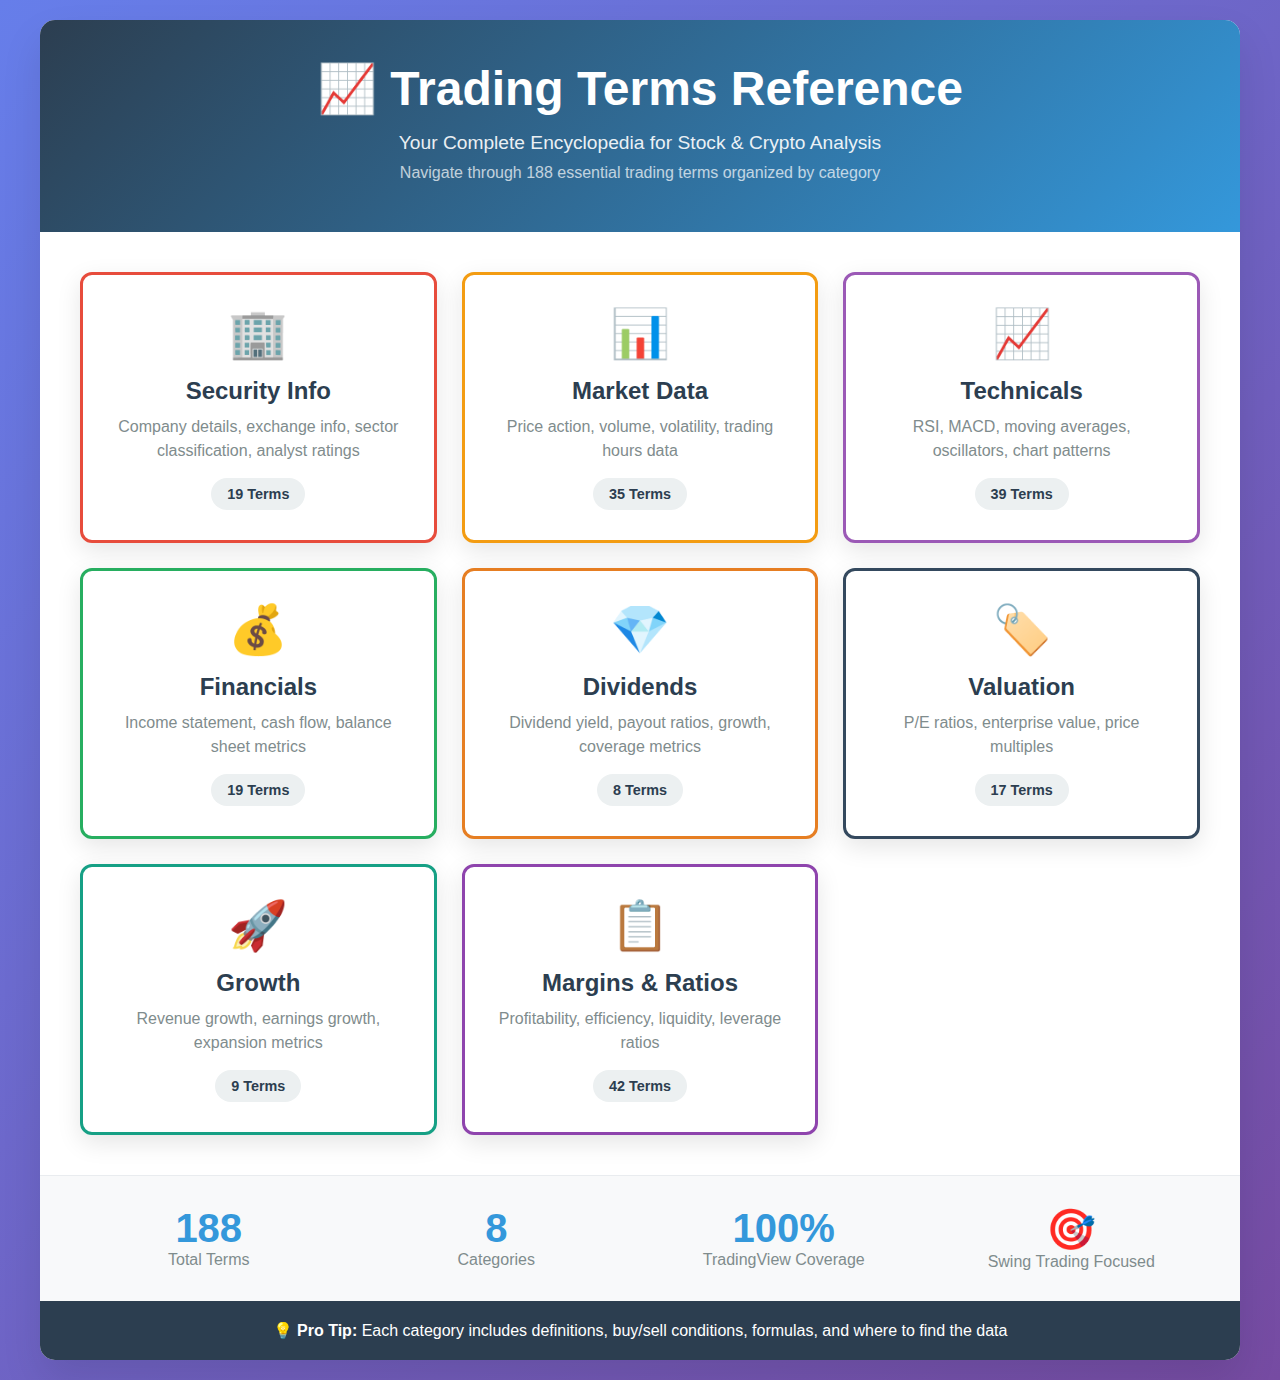
<file: docs/home.html>
<!DOCTYPE html>
<html lang="en">
<head>
    <meta charset="UTF-8">
    <meta name="viewport" content="width=device-width, initial-scale=1.0">
    <title>Trading Terms Reference - Home</title>
    <link rel="stylesheet" href="home.css">
</head>
<body>
    <div class="container">
        <div class="header">
            <h1>📈 Trading Terms Reference</h1>
            <p>Your Complete Encyclopedia for Stock & Crypto Analysis</p>
            <p class="subtitle">Navigate through 188 essential trading terms organized by category</p>
        </div>
        
        <div class="categories-grid">
            <div class="category-card category-security" onclick="alert('Security Info category - Coming next!')">
                <span class="category-icon">🏢</span>
                <h3 class="category-title">Security Info</h3>
                <p class="category-description">Company details, exchange info, sector classification, analyst ratings</p>
                <span class="category-count">19 Terms</span>
            </div>
            
            <div class="category-card category-market" onclick="alert('Market Data category - Coming next!')">
                <span class="category-icon">📊</span>
                <h3 class="category-title">Market Data</h3>
                <p class="category-description">Price action, volume, volatility, trading hours data</p>
                <span class="category-count">35 Terms</span>
            </div>
            
            <div class="category-card category-technical" onclick="alert('Technicals category - Coming next!')">
                <span class="category-icon">📈</span>
                <h3 class="category-title">Technicals</h3>
                <p class="category-description">RSI, MACD, moving averages, oscillators, chart patterns</p>
                <span class="category-count">39 Terms</span>
            </div>
            
            <div class="category-card category-financial" onclick="alert('Financials category - Coming next!')">
                <span class="category-icon">💰</span>
                <h3 class="category-title">Financials</h3>
                <p class="category-description">Income statement, cash flow, balance sheet metrics</p>
                <span class="category-count">19 Terms</span>
            </div>
            
            <div class="category-card category-dividend" onclick="alert('Dividends category - Coming next!')">
                <span class="category-icon">💎</span>
                <h3 class="category-title">Dividends</h3>
                <p class="category-description">Dividend yield, payout ratios, growth, coverage metrics</p>
                <span class="category-count">8 Terms</span>
            </div>
            
            <div class="category-card category-valuation" onclick="alert('Valuation category - Coming next!')">
                <span class="category-icon">🏷️</span>
                <h3 class="category-title">Valuation</h3>
                <p class="category-description">P/E ratios, enterprise value, price multiples</p>
                <span class="category-count">17 Terms</span>
            </div>
            
            <div class="category-card category-growth" onclick="alert('Growth category - Coming next!')">
                <span class="category-icon">🚀</span>
                <h3 class="category-title">Growth</h3>
                <p class="category-description">Revenue growth, earnings growth, expansion metrics</p>
                <span class="category-count">9 Terms</span>
            </div>
            
            <div class="category-card category-margin" onclick="alert('Margins & Ratios category - Coming next!')">
                <span class="category-icon">📋</span>
                <h3 class="category-title">Margins & Ratios</h3>
                <p class="category-description">Profitability, efficiency, liquidity, leverage ratios</p>
                <span class="category-count">42 Terms</span>
            </div>
        </div>
        
        <div class="stats-section">
            <div class="stats-grid">
                <div class="stat-item">
                    <span class="stat-number">188</span>
                    <span class="stat-label">Total Terms</span>
                </div>
                <div class="stat-item">
                    <span class="stat-number">8</span>
                    <span class="stat-label">Categories</span>
                </div>
                <div class="stat-item">
                    <span class="stat-number">100%</span>
                    <span class="stat-label">TradingView Coverage</span>
                </div>
                <div class="stat-item">
                    <span class="stat-number">🎯</span>
                    <span class="stat-label">Swing Trading Focused</span>
                </div>
            </div>
        </div>
        
        <div class="footer">
            <p>💡 <strong>Pro Tip:</strong> Each category includes definitions, buy/sell conditions, formulas, and where to find the data</p>
        </div>
    </div>
</body>
</html>
</file>
<file: docs/home.css>
* {
    margin: 0;
    padding: 0;
    box-sizing: border-box;
}

body {
    font-family: 'Segoe UI', Tahoma, Geneva, Verdana, sans-serif;
    background: linear-gradient(135deg, #667eea 0%, #764ba2 100%);
    min-height: 100vh;
    padding: 20px;
}

.container {
    max-width: 1200px;
    margin: 0 auto;
    background: white;
    border-radius: 15px;
    box-shadow: 0 20px 40px rgba(0,0,0,0.1);
    overflow: hidden;
}

.header {
    background: linear-gradient(135deg, #2c3e50, #3498db);
    color: white;
    padding: 40px;
    text-align: center;
}

.header h1 {
    font-size: 3rem;
    margin-bottom: 15px;
    font-weight: 700;
}

.header p {
    font-size: 1.2rem;
    opacity: 0.9;
    margin-bottom: 10px;
}

.header .subtitle {
    font-size: 1rem;
    opacity: 0.7;
}

.categories-grid {
    padding: 40px;
    display: grid;
    grid-template-columns: repeat(auto-fit, minmax(300px, 1fr));
    gap: 25px;
}

.category-card {
    background: white;
    border-radius: 12px;
    box-shadow: 0 8px 25px rgba(0,0,0,0.1);
    padding: 30px;
    text-align: center;
    transition: all 0.3s ease;
    cursor: pointer;
    border: 3px solid transparent;
    position: relative;
}

.category-card:hover {
    transform: translateY(-8px);
    box-shadow: 0 15px 35px rgba(0,0,0,0.15);
}

.category-security { border-color: #e74c3c; }
.category-security:hover { background: linear-gradient(135deg, #e74c3c, #c0392b); color: white; }

.category-market { border-color: #f39c12; }
.category-market:hover { background: linear-gradient(135deg, #f39c12, #e67e22); color: white; }

.category-technical { border-color: #9b59b6; }
.category-technical:hover { background: linear-gradient(135deg, #9b59b6, #8e44ad); color: white; }

.category-financial { border-color: #27ae60; }
.category-financial:hover { background: linear-gradient(135deg, #27ae60, #229954); color: white; }

.category-dividend { border-color: #e67e22; }
.category-dividend:hover { background: linear-gradient(135deg, #e67e22, #d35400); color: white; }

.category-valuation { border-color: #34495e; }
.category-valuation:hover { background: linear-gradient(135deg, #34495e, #2c3e50); color: white; }

.category-growth { border-color: #16a085; }
.category-growth:hover { background: linear-gradient(135deg, #16a085, #138d75); color: white; }

.category-margin { border-color: #8e44ad; }
.category-margin:hover { background: linear-gradient(135deg, #8e44ad, #7d3c98); color: white; }

.category-icon {
    font-size: 3rem;
    margin-bottom: 15px;
    display: block;
}

.category-title {
    font-size: 1.5rem;
    font-weight: 600;
    margin-bottom: 10px;
    color: #2c3e50;
}

.category-card:hover .category-title {
    color: white;
}

.category-description {
    font-size: 1rem;
    color: #7f8c8d;
    margin-bottom: 15px;
    line-height: 1.5;
}

.category-card:hover .category-description {
    color: rgba(255,255,255,0.9);
}

.category-count {
    background: #ecf0f1;
    color: #2c3e50;
    padding: 8px 16px;
    border-radius: 20px;
    font-size: 0.9rem;
    font-weight: 600;
    display: inline-block;
}

.category-card:hover .category-count {
    background: rgba(255,255,255,0.2);
    color: white;
}

.stats-section {
    background: #f8f9fa;
    padding: 30px 40px;
    text-align: center;
    border-top: 1px solid #e9ecef;
}

.stats-grid {
    display: grid;
    grid-template-columns: repeat(auto-fit, minmax(200px, 1fr));
    gap: 30px;
}

.stat-item {
    text-align: center;
}

.stat-number {
    font-size: 2.5rem;
    font-weight: 700;
    color: #3498db;
    display: block;
}

.stat-label {
    font-size: 1rem;
    color: #7f8c8d;
    margin-top: 5px;
}

.footer {
    background: #2c3e50;
    color: white;
    padding: 20px 40px;
    text-align: center;
}

.coming-soon {
    opacity: 0.6;
    pointer-events: none;
}

.coming-soon::after {
    content: "Coming Soon";
    position: absolute;
    top: 10px;
    right: 10px;
    background: #e74c3c;
    color: white;
    padding: 4px 8px;
    border-radius: 4px;
    font-size: 0.8rem;
}

@media (max-width: 768px) {
    .categories-grid {
        grid-template-columns: 1fr;
        padding: 20px;
    }
    
    .header {
        padding: 30px 20px;
    }
    
    .header h1 {
        font-size: 2rem;
    }
}
</file>
